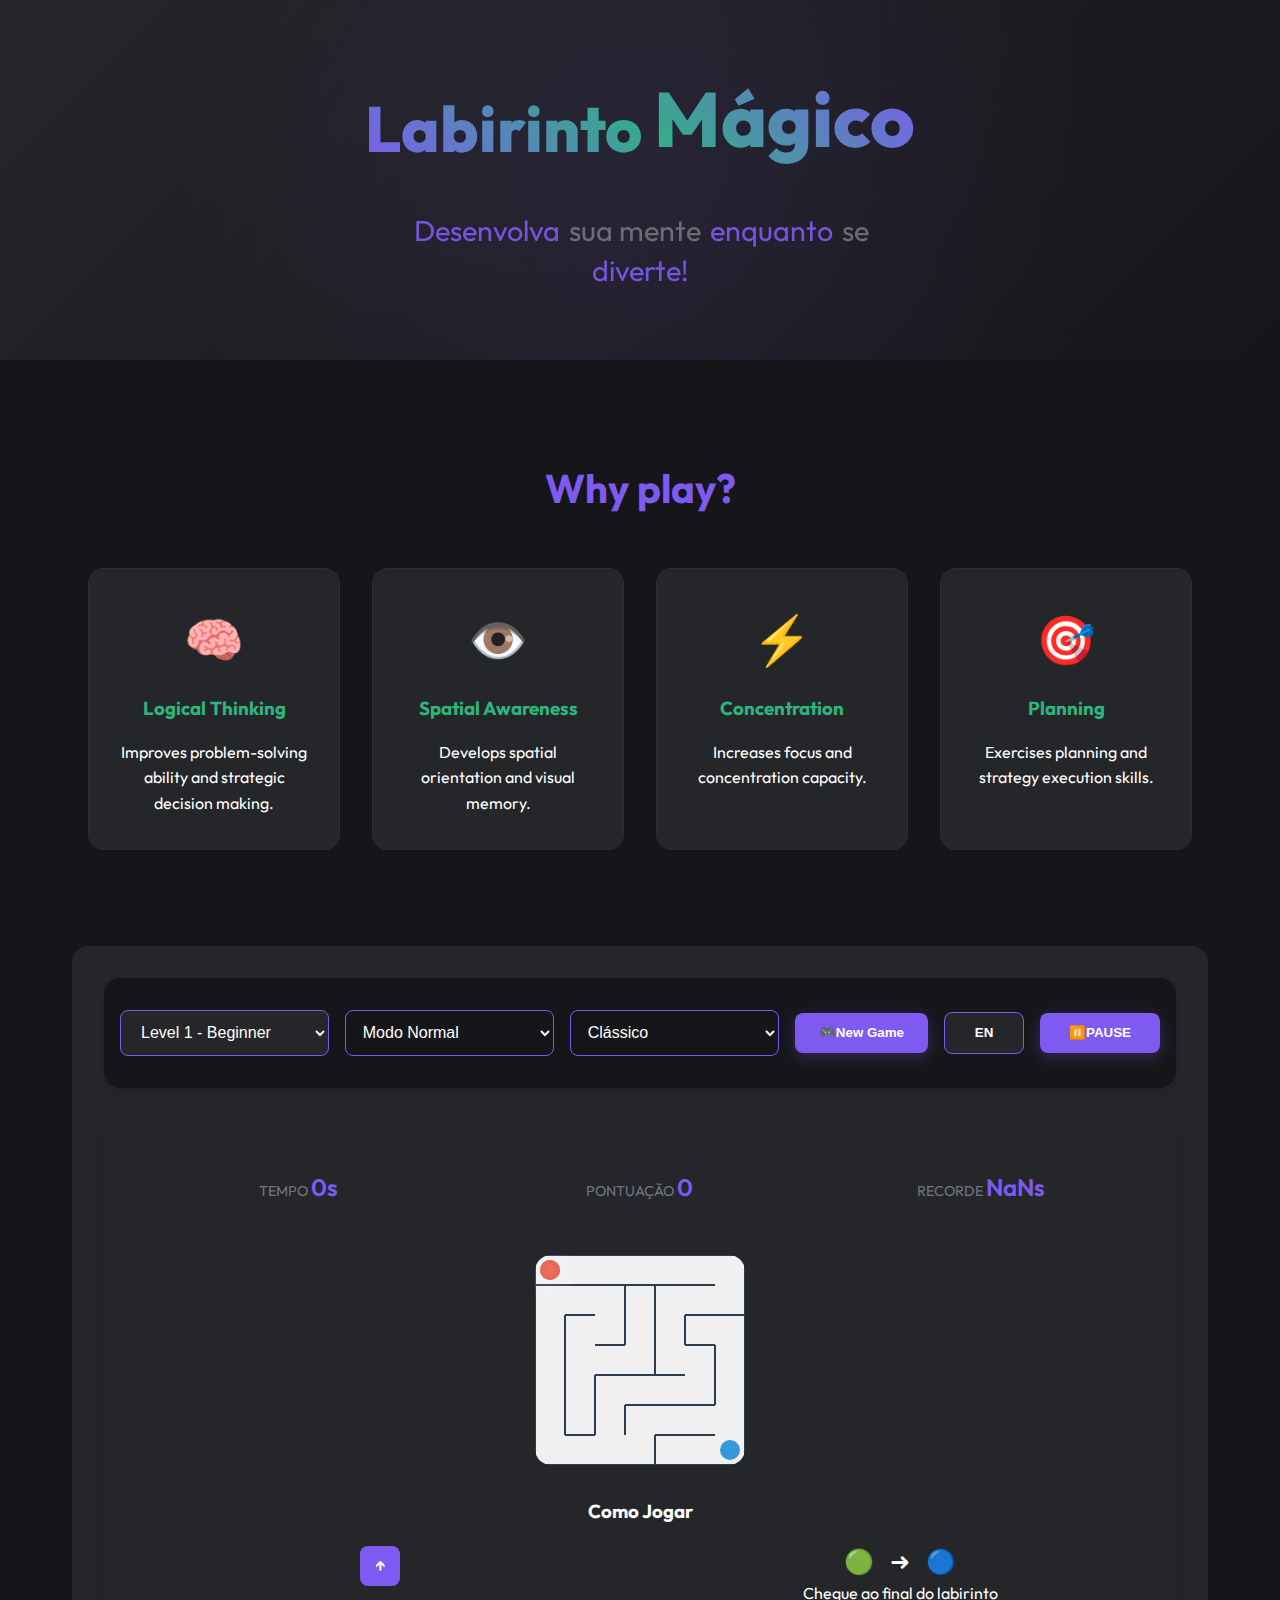
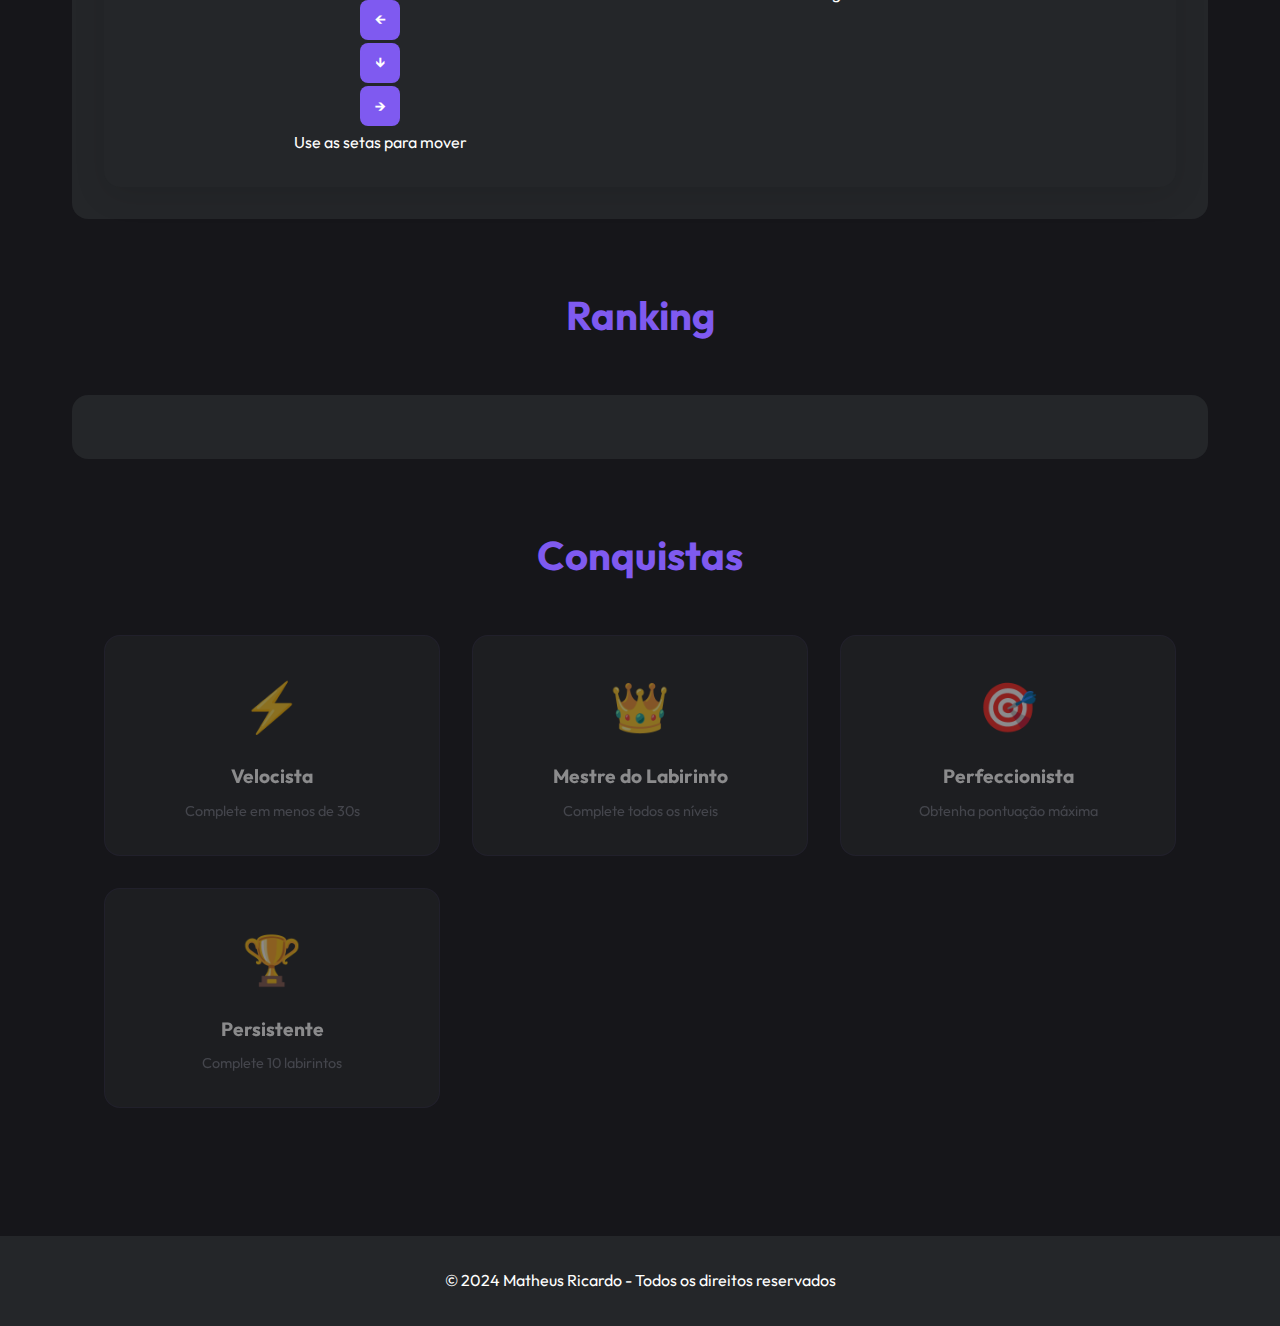
<file: index.html>
<!DOCTYPE html>
<html lang="pt-BR">
<head>
    <meta charset="UTF-8">
    <meta name="viewport" content="width=device-width, initial-scale=1.0">
    <title>Labirinto Mágico - Treine seu Cérebro</title>
    <link href="https://fonts.googleapis.com/css2?family=Outfit:wght@400;600;800&display=swap" rel="stylesheet">
    <link rel="stylesheet" href="styles.css">
</head>
<body>
    <header class="hero">
        <div class="hero-content">
            <div class="title-container">
                <h1 class="game-title">
                    <span class="magic">Labirinto</span>
                    <span class="magical">Mágico</span>
                </h1>
                <div class="subtitle-wrapper">
                    <p class="hero-subtitle">
                        <span class="highlight">Desenvolva</span> sua mente 
                        <span class="highlight">enquanto</span> se 
                        <span class="highlight pulse">diverte!</span>
                    </p>
                </div>
            </div>
        </div>
    </header>

    <main class="container">
        <section class="benefits-section">
            <h2 class="section-title">Why play?</h2>
            <div class="benefits-grid">
                <div class="benefit-card">
                    <div class="benefit-icon">🧠</div>
                    <h3>Logical Thinking</h3>
                    <p>Improves problem-solving ability and strategic decision making.</p>
                </div>
                <div class="benefit-card">
                    <div class="benefit-icon">👁️</div>
                    <h3>Spatial Awareness</h3>
                    <p>Develops spatial orientation and visual memory.</p>
                </div>
                <div class="benefit-card">
                    <div class="benefit-icon">⚡</div>
                    <h3>Concentration</h3>
                    <p>Increases focus and concentration capacity.</p>
                </div>
                <div class="benefit-card">
                    <div class="benefit-icon">🎯</div>
                    <h3>Planning</h3>
                    <p>Exercises planning and strategy execution skills.</p>
                </div>
            </div>
        </section>

        <section class="game-section">
            <div class="game-controls">
                <div class="difficulty-selector">
                    <select id="dificuldade" onchange="mudarDificuldade()">
                        <option value="1">Level 1 - Beginner</option>
                        <option value="2">Level 2 - Intermediate</option>
                        <option value="3">Level 3 - Advanced</option>
                    </select>
                </div>
                <div class="game-modes">
                    <select id="gameMode" onchange="mudarModoJogo()">
                        <option value="normal">Modo Normal</option>
                        <option value="timeAttack">Contra o Tempo</option>
                        <option value="mirror">Modo Espelho</option>
                    </select>
                </div>
                <div class="theme-selector">
                    <select id="theme" onchange="mudarTema()">
                        <option value="CLASSIC">Clássico</option>
                        <option value="SPACE">Espacial</option>
                        <option value="FOREST">Florestal</option>
                    </select>
                </div>
                <div class="control-buttons">
                    <button class="btn primary" onclick="iniciarNovoJogo()">
                        <span class="btn-icon">🎮</span>New Game
                    </button>
                    <button class="btn language-btn" onclick="toggleLanguage()">EN</button>
                </div>
            </div>

            <div class="game-container">
                <div class="game-stats">
                    <div class="stat-item">
                        <span class="stat-label" data-stat="time">Tempo</span>
                        <span class="stat-value" id="tempo">0s</span>
                    </div>
                    <div class="stat-item">
                        <span class="stat-label" data-stat="score">Pontuação</span>
                        <span class="stat-value" id="pontuacao">0</span>
                    </div>
                    <div class="stat-item">
                        <span class="stat-label" data-stat="record">Recorde</span>
                        <span class="stat-value" id="melhorTempo">-</span>
                    </div>
                </div>
                
                <canvas id="labirintoCanvas"></canvas>

                <div class="mobile-controls">
                    <div class="mobile-controls-grid">
                        <button class="mobile-btn" data-direction="ArrowUp">↑</button>
                        <div class="mobile-controls-row">
                            <button class="mobile-btn" data-direction="ArrowLeft">←</button>
                            <button class="mobile-btn" data-direction="ArrowDown">↓</button>
                            <button class="mobile-btn" data-direction="ArrowRight">→</button>
                        </div>
                    </div>
                </div>

                <div class="game-instructions">
                    <h3>Como Jogar</h3>
                    <div class="instructions-grid">
                        <div class="instruction-item">
                            <div class="key-group">
                                <span class="key">↑</span>
                                <div>
                                    <span class="key">←</span>
                                    <span class="key">↓</span>
                                    <span class="key">→</span>
                                </div>
                            </div>
                            <p>Use as setas para mover</p>
                        </div>
                        <div class="instruction-item">
                            <div class="path-example">
                                <span class="start">🟢</span>
                                <span class="arrow">➜</span>
                                <span class="end">🔵</span>
                            </div>
                            <p>Chegue ao final do labirinto</p>
                        </div>
                    </div>
                </div>
            </div>
        </section>

        <section class="ranking-section">
            <h2 class="section-title">Ranking</h2>
            <div class="ranking-container">
                <div id="rankingList"></div>
            </div>
        </section>

        <section class="achievements-section">
            <h2 class="section-title">Conquistas</h2>
            <div class="achievements-grid" id="achievementsGrid">
                <!-- Conquistas serão adicionadas dinamicamente aqui -->
            </div>
        </section>
    </main>

    <div class="modal" id="modal">
        <div class="modal-content">
            <h2>🎉 Parabéns!</h2>
            <p>Você completou o labirinto!</p>
            <div class="modal-stats">
                <div class="modal-stat">
                    <span class="modal-stat-label">Tempo</span>
                    <span class="modal-stat-value" id="tempoFinal"></span>
                </div>
                <div class="modal-stat">
                    <span class="modal-stat-label">Pontuação</span>
                    <span class="modal-stat-value" id="pontuacaoFinal"></span>
                </div>
            </div>
            <button class="btn primary" onclick="fecharModal()">Jogar Novamente</button>
        </div>
    </div>
    <div class="overlay"></div>

    <footer class="footer">
        <p>© 2024 Matheus Ricardo - Todos os direitos reservados</p>
    </footer>

    <script src="app.js"></script>
</body>
</html>
</file>
<file: styles.css>
:root {
    --primary: #7F5AF0;
    --secondary: #2CB67D;
    --surface: #16161A;
    --surface-alt: #242629;
    --text: #FFFFFE;
    --stroke: #010101;
    --highlight: #7F5AF0;
    --tertiary: #72757E;
    --danger: #EF4444;
}

* {
    margin: 0;
    padding: 0;
    box-sizing: border-box;
}

body {
    font-family: 'Outfit', sans-serif;
    background-color: var(--surface);
    color: var(--text);
    line-height: 1.6;
}

.hero {
    background: linear-gradient(135deg, var(--surface-alt), var(--surface));
    padding: 4rem 2rem;
    text-align: center;
    position: relative;
    overflow: hidden;
    min-height: 40vh;
    display: flex;
    align-items: center;
    justify-content: center;
}

.title-container {
    position: relative;
    z-index: 2;
    width: 100%;
    max-width: 1200px;
    margin: 0 auto;
}

.game-title {
    font-size: clamp(2.5rem, 5vw, 4.5rem);
    font-weight: 800;
    margin-bottom: 1rem;
    line-height: 1.2;
}

.game-title .magic {
    background: linear-gradient(45deg, var(--primary), var(--secondary));
    -webkit-background-clip: text;
    background-clip: text;
    color: transparent;
    display: inline-block;
    padding: 0.5rem 0;
}

.game-title .magical {
    background: linear-gradient(45deg, var(--secondary), var(--primary));
    -webkit-background-clip: text;
    background-clip: text;
    color: transparent;
    display: inline-block;
    font-size: clamp(3rem, 6vw, 5rem);
    transform: translateY(-5px);
    padding: 0.5rem 0;
}

.subtitle-wrapper {
    position: relative;
    display: inline-block;
    max-width: 90%;
    margin: 0 auto;
}

.hero-subtitle {
    font-size: clamp(1.2rem, 3vw, 1.8rem);
    color: var(--tertiary);
    opacity: 0.9;
    margin-top: 1rem;
    line-height: 1.4;
}

.hero-subtitle .highlight {
    color: var(--primary);
    position: relative;
    display: inline-block;
    padding: 0 0.2rem;
}

.hero-subtitle .pulse {
    animation: pulse 2s ease-in-out infinite;
}

@keyframes pulse {
    0% { transform: scale(1); opacity: 1; }
    50% { transform: scale(1.05); opacity: 0.8; }
    100% { transform: scale(1); opacity: 1; }
}

.hero::before {
    content: '';
    position: absolute;
    top: 0;
    left: 0;
    right: 0;
    bottom: 0;
    background: radial-gradient(circle at 50% 50%, 
        var(--primary) 0%, 
        transparent 70%);
    opacity: 0.1;
    animation: glow 4s ease-in-out infinite alternate;
}

@keyframes glow {
    from { opacity: 0.05; transform: scale(0.95); }
    to { opacity: 0.15; transform: scale(1.05); }
}

.hero-content {
    position: relative;
    z-index: 1;
}

.container {
    max-width: 1200px;
    margin: 0 auto;
    padding: 2rem;
}

.benefits-section {
    padding: 4rem 0;
}

.section-title {
    text-align: center;
    font-size: 2.5rem;
    margin-bottom: 3rem;
    color: var(--primary);
}

.benefits-grid {
    display: grid;
    grid-template-columns: repeat(auto-fit, minmax(250px, 1fr));
    gap: 2rem;
    padding: 0 1rem;
}

.benefit-card {
    background: var(--surface-alt);
    padding: 2rem;
    border-radius: 1rem;
    text-align: center;
    transition: transform 0.3s ease;
    border: 1px solid rgba(127, 90, 240, 0.1);
}

.benefit-card:hover {
    transform: translateY(-5px);
}

.benefit-icon {
    font-size: 3rem;
    margin-bottom: 1rem;
}

.benefit-card h3 {
    color: var(--secondary);
    margin-bottom: 1rem;
}

.game-section {
    background: var(--surface-alt);
    padding: 2rem;
    border-radius: 1rem;
    margin: 2rem 0;
}

.game-controls {
    display: flex;
    align-items: center;
    gap: 1rem;
    margin-bottom: 2rem;
    background: var(--surface);
    padding: 1rem;
    border-radius: 1rem;
    box-shadow: 0 4px 6px rgba(0, 0, 0, 0.1);
}

.difficulty-selector,
.game-modes,
.theme-selector {
    flex: 1;
    min-width: 200px;
}

select {
    width: 100%;
    padding: 0.8rem 1rem;
    border-radius: 0.5rem;
    background: var(--surface-alt);
    color: var(--text);
    border: 1px solid var(--primary);
    font-size: 1rem;
    cursor: pointer;
    transition: all 0.3s ease;
}

.control-buttons {
    display: flex;
    gap: 1rem;
    align-items: center;
}

.btn {
    min-width: 120px;
    padding: 0.8rem 1.5rem;
    border-radius: 0.5rem;
    border: none;
    font-weight: 600;
    cursor: pointer;
    transition: all 0.3s ease;
}

.btn.primary {
    background: linear-gradient(135deg, var(--primary), var(--highlight));
    color: var(--text);
    box-shadow: 0 4px 15px rgba(127, 90, 240, 0.3);
}

.btn.secondary {
    background: var(--secondary);
    color: var(--text);
    min-width: 100px;
}

.btn.secondary:hover {
    filter: brightness(1.1);
}

.btn.language-btn {
    background: var(--surface-alt);
    color: var(--text);
    border: 1px solid var(--primary);
    min-width: 80px;
}

.btn:hover {
    transform: translateY(-2px);
    filter: brightness(1.1);
    box-shadow: 0 6px 20px rgba(127, 90, 240, 0.4);
}

.btn:active {
    transform: translateY(0);
}

.game-container {
    margin-top: 2rem;
    background: var(--surface-alt);
    padding: 2rem;
    border-radius: 1rem;
    box-shadow: 0 8px 32px rgba(0, 0, 0, 0.1);
}

.game-stats {
    display: grid;
    grid-template-columns: repeat(auto-fit, minmax(150px, 1fr));
    gap: 1rem;
    margin-bottom: 2rem;
}

.stat-item {
    background: var(--surface-alt);
    padding: 1rem;
    border-radius: 0.5rem;
    text-align: center;
}

.stat-label {
    color: var(--tertiary);
    font-size: 0.9rem;
    text-transform: uppercase;
}

.stat-value {
    font-size: 1.5rem;
    font-weight: 600;
    color: var(--primary);
}

#labirintoCanvas {
    background: var(--surface-alt);
    border-radius: 1rem;
    margin: 2rem auto;
    display: block;
    max-width: 100%;
}

.game-instructions {
    margin-top: 2rem;
    text-align: center;
}

.instructions-grid {
    display: grid;
    grid-template-columns: repeat(auto-fit, minmax(200px, 1fr));
    gap: 2rem;
    margin-top: 1rem;
}

.key-group {
    display: flex;
    flex-direction: column;
    align-items: center;
    gap: 0.5rem;
}

.key {
    background: var(--primary);
    color: var(--text);
    width: 40px;
    height: 40px;
    display: flex;
    align-items: center;
    justify-content: center;
    border-radius: 0.5rem;
    font-weight: 600;
    margin: 0.2rem;
}

.path-example {
    display: flex;
    align-items: center;
    justify-content: center;
    gap: 1rem;
    font-size: 1.5rem;
}

.ranking-section {
    margin-top: 4rem;
}

.ranking-container {
    background: var(--surface-alt);
    padding: 2rem;
    border-radius: 1rem;
}

.ranking-item {
    background: var(--surface);
    padding: 1rem;
    border-radius: 0.5rem;
    margin-bottom: 0.5rem;
    display: grid;
    grid-template-columns: auto 1fr auto auto;
    gap: 1rem;
    align-items: center;
}

.modal {
    display: none;
    position: fixed;
    top: 50%;
    left: 50%;
    transform: translate(-50%, -50%);
    background: var(--surface-alt);
    padding: 2.5rem;
    border-radius: 1.5rem;
    z-index: 1000;
    text-align: center;
    min-width: 300px;
    border: 2px solid var(--primary);
    box-shadow: 0 0 30px rgba(0, 0, 0, 0.3);
    width: 90%;
    max-width: 400px;
    padding: 2rem 1.5rem;
}

.modal-content {
    display: flex;
    flex-direction: column;
    align-items: center;
    gap: 1.5rem;
}

.modal-content h2 {
    color: var(--primary);
    font-size: 2rem;
    margin-bottom: 0.5rem;
}

.modal-stats {
    width: 100%;
    display: grid;
    grid-template-columns: 1fr 1fr;
    gap: 1rem;
    margin: 1rem 0;
}

.modal-stat {
    background: var(--surface);
    padding: 1rem;
    border-radius: 1rem;
}

.modal-stat-label {
    color: var(--tertiary);
    font-size: 0.9rem;
    text-transform: uppercase;
    display: block;
    margin-bottom: 0.5rem;
}

.modal-stat-value {
    color: var(--secondary);
    font-size: 1.5rem;
    font-weight: bold;
}

.modal .btn {
    width: 100%;
    justify-content: center;
    margin-top: 1rem;
}

.modal .btn.primary {
    width: 80%;
    max-width: 250px;
    margin: 0 auto;
    height: 45px;
    display: flex;
    align-items: center;
    justify-content: center;
    font-size: 16px;
    padding: 0.8rem;
    background: linear-gradient(135deg, var(--primary), var(--highlight));
    color: var(--text);
    border-radius: 0.5rem;
    transition: all 0.3s ease;
}

.overlay {
    display: none;
    position: fixed;
    top: 0;
    left: 0;
    right: 0;
    bottom: 0;
    background: rgba(0, 0, 0, 0.8);
    z-index: 999;
}

.footer {
    text-align: center;
    padding: 2rem;
    background: var(--surface-alt);
    margin-top: 4rem;
}

@media (max-width: 768px) {
    .hero {
        padding: 3rem 1rem;
    }

    .title-container {
        padding: 0 1rem;
    }

    .game-title .magic,
    .game-title .magical {
        display: block;
        text-align: center;
    }

    .hero-subtitle {
        padding: 0 1rem;
    }

    .hero-subtitle .highlight {
        display: inline;
    }

    .game-controls {
        flex-direction: column;
    }

    .difficulty-selector,
    .game-modes,
    .theme-selector {
        width: 100%;
    }

    .control-buttons {
        width: 100%;
        justify-content: space-between;
    }

    .btn {
        flex: 1;
        margin: 0 0.5rem;
    }

    .modal {
        width: 85%;
        padding: 1.5rem 1rem;
    }

    .modal-content h2 {
        font-size: 1.8rem;
    }

    .modal-content p {
        font-size: 1rem;
    }

    .modal .btn.primary {
        width: 90%;
        font-size: 14px;
        height: 40px;
    }

    .modal-stats {
        gap: 0.8rem;
    }

    .modal-stat {
        padding: 0.8rem;
    }

    .modal-stat-label {
        font-size: 0.8rem;
    }

    .modal-stat-value {
        font-size: 1.2rem;
    }
}

@media (max-width: 480px) {
    .hero {
        padding: 2rem 1rem;
    }

    .game-title {
        margin-bottom: 0.5rem;
    }

    .hero-subtitle {
        font-size: 1.1rem;
        padding: 0 0.5rem;
    }
}

@keyframes pulse {
    0% { transform: scale(1); }
    50% { transform: scale(1.05); }
    100% { transform: scale(1); }
}

.benefit-icon {
    animation: pulse 2s infinite;
}

.language-btn {
    background: var(--surface);
    color: var(--text);
    border: 1px solid var(--primary);
}

.language-btn:hover {
    background: var(--primary);
}

.mobile-controls {
    display: none;
    margin: 2rem 0;
    padding: 1rem;
    background: rgba(127, 90, 240, 0.1);
    border-radius: 1rem;
}

.mobile-controls-grid {
    display: flex;
    flex-direction: column;
    align-items: center;
    gap: 1rem;
}

.mobile-controls-row {
    display: flex;
    gap: 1rem;
    align-items: center;
}

.mobile-btn {
    width: 70px;
    height: 70px;
    border-radius: 50%;
    border: none;
    background: linear-gradient(135deg, var(--primary), var(--highlight));
    color: var(--text);
    font-size: 2rem;
    display: flex;
    align-items: center;
    justify-content: center;
    cursor: pointer;
    user-select: none;
    -webkit-tap-highlight-color: transparent;
    transition: all 0.2s ease;
    box-shadow: 0 4px 15px rgba(127, 90, 240, 0.3);
    position: relative;
    z-index: 1;
}

.mobile-btn:active,
.mobile-btn.pressed {
    transform: scale(0.9);
    background: linear-gradient(135deg, var(--highlight), var(--primary));
    box-shadow: 0 2px 8px rgba(127, 90, 240, 0.2);
}

@media (max-width: 768px) {
    .mobile-controls {
        display: block;
    }
    
    #labirintoCanvas {
        touch-action: none;
        max-width: 100%;
        height: auto;
    }
}

.achievements-section {
    padding: 2rem;
    margin-top: 2rem;
}

.achievements-grid {
    display: grid;
    grid-template-columns: repeat(auto-fit, minmax(250px, 1fr));
    gap: 2rem;
    margin-top: 2rem;
}

.achievement-card {
    background: var(--surface-alt);
    padding: 2rem;
    border-radius: 1rem;
    text-align: center;
    opacity: 0.5;
    transition: all 0.3s ease;
    border: 1px solid rgba(127, 90, 240, 0.1);
}

.achievement-card.unlocked {
    opacity: 1;
    transform: scale(1.05);
    border: 2px solid var(--primary);
    box-shadow: 0 0 20px rgba(127, 90, 240, 0.2);
}

.achievement-icon {
    font-size: 3rem;
    margin-bottom: 1rem;
}

.achievement-card h3 {
    color: var(--text);
    margin-bottom: 0.5rem;
    font-size: 1.2rem;
}

.achievement-card p {
    color: var(--tertiary);
    font-size: 0.9rem;
}

.achievement-notification {
    position: fixed;
    bottom: -100px;
    right: 20px;
    background: var(--surface-alt);
    padding: 1rem;
    border-radius: 1rem;
    display: flex;
    align-items: center;
    gap: 1rem;
    box-shadow: 0 4px 15px rgba(0, 0, 0, 0.3);
    transition: transform 0.3s ease;
    z-index: 1000;
    border: 2px solid var(--primary);
}

.achievement-notification.show {
    transform: translateY(-120px);
}

.achievement-notification .achievement-icon {
    font-size: 2rem;
    margin: 0;
}

.achievement-notification .achievement-info {
    text-align: left;
}

.achievement-notification h4 {
    color: var(--text);
    margin: 0;
    font-size: 1rem;
}

.achievement-notification p {
    color: var(--tertiary);
    margin: 0;
    font-size: 0.8rem;
}

.game-modes,
.theme-selector {
    margin: 1rem 0;
}

.game-modes select,
.theme-selector select {
    width: 100%;
    padding: 0.8rem;
    border-radius: 0.5rem;
    background: var(--surface);
    color: var(--text);
    border: 1px solid var(--primary);
}

@keyframes fadeIn {
    from { opacity: 0; transform: translateY(-10px); }
    to { opacity: 1; transform: translateY(0); }
}

.game-controls > * {
    animation: fadeIn 0.3s ease-out forwards;
}

.game-controls > *:nth-child(1) { animation-delay: 0.1s; }
.game-controls > *:nth-child(2) { animation-delay: 0.2s; }
.game-controls > *:nth-child(3) { animation-delay: 0.3s; }
.game-controls > *:nth-child(4) { animation-delay: 0.4s; }

.btn.pause-btn {
    background: linear-gradient(135deg, var(--primary), var(--highlight));
    color: var(--text);
    min-width: 120px;
    box-shadow: 0 4px 15px rgba(127, 90, 240, 0.3);
}

.btn.pause-btn:hover {
    transform: translateY(-2px);
    filter: brightness(1.1);
    box-shadow: 0 6px 20px rgba(127, 90, 240, 0.4);
}

.btn.pause-btn:active {
    transform: translateY(0);
}

/* Responsividade */
@media (max-width: 1024px) {
    .game-controls {
        flex-wrap: wrap;
    }

    .difficulty-selector,
    .game-modes,
    .theme-selector {
        flex: 1 1 calc(33.333% - 1rem);
        min-width: 150px;
    }

    .control-buttons {
        flex: 1;
        justify-content: flex-end;
    }
}

@media (max-width: 768px) {
    .game-controls {
        display: flex;
        flex-direction: column;
        gap: 0.8rem;
        padding: 1rem;
        width: 100%;
    }

    .difficulty-selector,
    .game-modes,
    .theme-selector {
        width: 100%;
    }

    select {
        width: 100%;
        height: 45px;
        font-size: 14px;
        padding: 0 1rem;
    }

    .control-buttons {
        display: flex;
        flex-direction: row;
        justify-content: space-between;
        align-items: center;
        gap: 0.5rem;
        width: 100%;
    }

    .btn {
        height: 45px;
        display: flex;
        align-items: center;
        justify-content: center;
        font-size: 12px;
        padding: 0 0.8rem;
    }

    .btn.primary {
        flex: 1;
        max-width: 120px;
        min-width: unset;
        white-space: nowrap;
        overflow: hidden;
        text-overflow: ellipsis;
    }

    .btn.language-btn {
        width: 50px;
        min-width: 50px;
        padding: 0;
    }

    .btn.pause-btn {
        width: 90px;
        min-width: 90px;
    }

    /* Ajustes do container do jogo */
    .game-container {
        padding: 1rem;
        margin-top: 1rem;
    }

    .game-stats {
        display: grid;
        grid-template-columns: repeat(3, 1fr);
        gap: 0.5rem;
        margin-bottom: 1rem;
    }

    .stat-item {
        padding: 0.5rem;
    }

    .stat-label {
        font-size: 12px;
    }

    .stat-value {
        font-size: 14px;
    }

    /* Ajustes do canvas */
    #labirintoCanvas {
        margin: 1rem auto;
        max-width: 100%;
        height: auto;
    }

    /* Controles móveis */
    .mobile-controls {
        margin: 1rem 0;
        padding: 1rem;
    }

    .mobile-controls-grid {
        gap: 1rem;
    }

    .mobile-controls-row {
        gap: 1rem;
    }

    .mobile-btn {
        width: 55px;
        height: 55px;
        font-size: 1.5rem;
    }
}

/* Ajustes para telas muito pequenas */
@media (max-width: 360px) {
    .game-controls {
        padding: 0.8rem;
    }

    .btn {
        font-size: 11px;
    }

    .btn.primary {
        max-width: 100px;
    }

    .btn.language-btn {
        width: 45px;
        min-width: 45px;
    }

    .btn.pause-btn {
        width: 80px;
        min-width: 80px;
    }

    .control-buttons {
        gap: 0.3rem;
    }

    .modal {
        width: 90%;
        padding: 1.2rem 0.8rem;
    }

    .modal-content h2 {
        font-size: 1.5rem;
    }

    .modal .btn.primary {
        width: 100%;
        font-size: 13px;
        height: 38px;
    }
}

/* Melhorias na experiência de toque */
@media (hover: none) {
    .btn,
    select,
    .mobile-btn {
        cursor: pointer;
        -webkit-tap-highlight-color: transparent;
        touch-action: manipulation;
    }

    .btn:active,
    .mobile-btn:active {
        transform: scale(0.98);
    }

    select {
        -webkit-appearance: none;
        appearance: none;
        background-image: url("data:image/svg+xml,%3Csvg xmlns='http://www.w3.org/2000/svg' width='24' height='24' viewBox='0 0 24 24' fill='none' stroke='%237F5AF0' stroke-width='2' stroke-linecap='round' stroke-linejoin='round'%3E%3Cpolyline points='6 9 12 15 18 9'%3E%3C/polyline%3E%3C/svg%3E");
        background-repeat: no-repeat;
        background-position: right 0.8rem center;
        background-size: 1.2em;
        padding-right: 2.5rem;
    }
}
</file>
